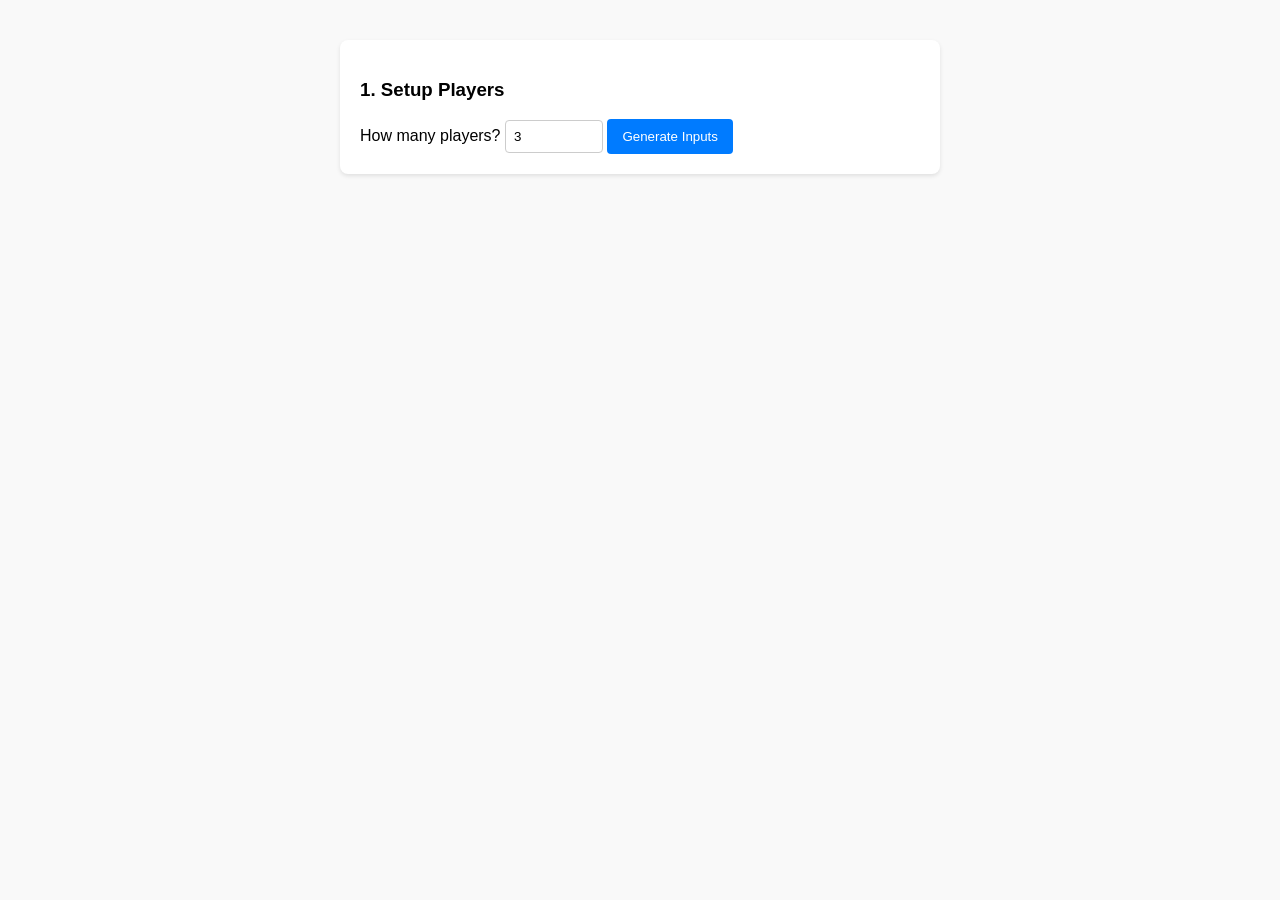
<file: index.html>
<!DOCTYPE html>
<html lang="en">
<head>
    <meta charset="UTF-8">
    <meta name="viewport" content="width=device-width, initial-scale=1.0">
    <title>Dynamic Leaderboard Generator</title>
    <style>
        body {
            font-family: Arial, sans-serif;
            max-width: 600px;
            margin: 20px auto;
            padding: 20px;
            background-color: #f9f9f9;
        }
        .card {
            background: white;
            padding: 20px;
            border-radius: 8px;
            box-shadow: 0 2px 4px rgba(0,0,0,0.1);
            margin-bottom: 20px;
        }
        .player-row {
            display: flex;
            gap: 10px;
            margin-bottom: 10px;
            align-items: center;
        }
        input[type="text"], input[type="number"] {
            padding: 8px;
            border: 1px solid #ccc;
            border-radius: 4px;
            flex: 1;
        }
        button {
            padding: 10px 15px;
            background-color: #007bff;
            color: white;
            border: none;
            border-radius: 4px;
            cursor: pointer;
        }
        button:hover {
            background-color: #0056b3;
        }
        table {
            width: 100%;
            border-collapse: collapse;
            margin-top: 15px;
        }
        th, td {
            padding: 10px;
            border: 1px solid #ddd;
            text-align: left;
        }
        th {
            background-color: #f2f2f2;
        }
    </style>
</head>
<body>

    <!-- Step 1: Define Number of Players -->
    <div class="card">
        <h3>1. Setup Players</h3>
        <label for="playerCount">How many players? </label>
        <input type="number" id="playerCount" min="1" value="3" style="width: 80px; flex: none;">
        <button onclick="generateFields()">Generate Inputs</button>
    </div>

    <!-- Step 2: Dynamic Input Fields -->
    <div class="card" id="inputSection" style="display: none;">
        <h3>2. Enter Names and Points</h3>
        <div id="playerFieldsContainer"></div>
        <button onclick="calculateLeaderboard()">Submit & Rank</button>
    </div>

    <!-- Step 3: Results Leaderboard -->
    <div class="card" id="resultsSection" style="display: none;">
        <h3>3. Leaderboard Standings</h3>
        <table id="leaderboardTable">
            <thead>
                <tr>
                    <th>Rank</th>
                    <th>Player Name</th>
                    <th>Points</th>
                </tr>
            </thead>
            <tbody></tbody>
        </table>
    </div>

    <script>
        function generateFields() {
            const count = parseInt(document.getElementById('playerCount').value);
            const container = document.getElementById('playerFieldsContainer');
            
            if (isNaN(count) || count < 1) {
                alert('Please enter a valid number of players.');
                return;
            }

            // Clear previous inputs and reset sections
            container.innerHTML = '';
            document.getElementById('resultsSection').style.display = 'none';

            // Generate rows dynamically
            for (let i = 1; i <= count; i++) {
                const row = document.createElement('div');
                row.className = 'player-row';
                row.innerHTML = `
                    <span>#${i}</span>
                    <input type="text" class="player-name" placeholder="Player ${i} Name" required>
                    <input type="number" class="player-points" placeholder="Points" value="0" required>
                `;
                container.appendChild(row);
            }

            // Show the inputs block
            document.getElementById('inputSection').style.display = 'block';
        }

        async function calculateLeaderboard() {
    const nameInputs = document.querySelectorAll('.player-name');
    const pointInputs = document.querySelectorAll('.player-points');
    const playersData = [];

    // Gather inputs into local payload array
    nameInputs.forEach((input, index) => {
        const name = input.value.trim() || `Player ${index + 1}`;
        const points = parseFloat(pointInputs[index].value) || 0;
        playersData.push({ name, points });
    });

    try {
        // Send data directly to your new PHP backend
        const response = await fetch('http://localhost:8080/vintageLeague/leaderboard.php', {
            method: 'POST',
            headers: {
                'Content-Type': 'application/json'
            },
            body: JSON.stringify(playersData)
        });

        if (!response.ok) {
            throw new Error(`Server returned status code ${response.status}`);
        }

        const result = await response.json();

        if (result.status === 'success') {
            // Populate the table using the backend-sorted data
            const tbody = document.querySelector('#leaderboardTable tbody');
            tbody.innerHTML = '';

            result.data.forEach((player, index) => {
                const row = document.createElement('tr');
                row.innerHTML = `
                    <td><strong>${index + 1}</strong></td>
                    <td>${player.name}</td>
                    <td>${player.points}</td>
                `;
                tbody.appendChild(row);
            });

            // Show results block
            document.getElementById('resultsSection').style.display = 'block';
        } else {
            alert('Error from server: ' + result.message);
        }

    } catch (error) {
        console.error('Submission failed:', error);
        alert('Failed to connect to the backend server.');
    }
}

    </script>
</body>
</html>
</file>
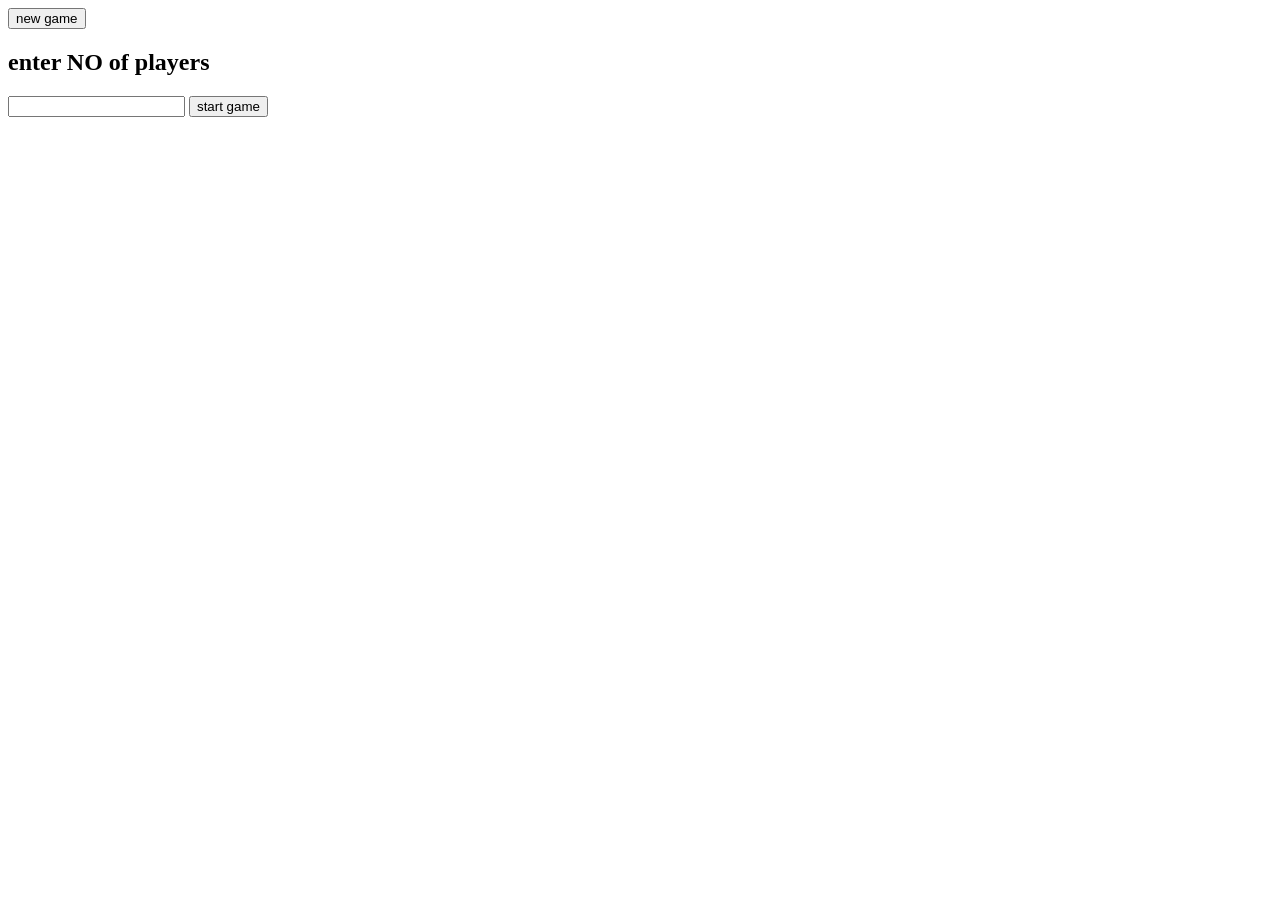
<file: admin.html>
<!DOCTYPE html>
<html lang="en">
<head>
    <meta charset="UTF-8">
    <meta name="viewport" content="width=device-width, initial-scale=1.0">
    <title>kihumba's cup admin</title>
</head>
<body>
    <!-- Add type="button" so it doesn't submit the form -->
    <button type="button">new game</button>

    <!-- Wrap the input and submit button in a form -->
    <form action="admin.php" method="POST">
        <h2>enter NO of players</h2>
        
        <!-- 'name' is what PHP uses to find this data. 'type="number"' ensures only numbers are entered -->
        <input type="number" name="num_players" min="2" required>
        
        <!-- 'type="submit"' triggers the form to send data to start_game.php -->
        <button type="submit">start game</button>
    </form>
</body>
</html>
</file>
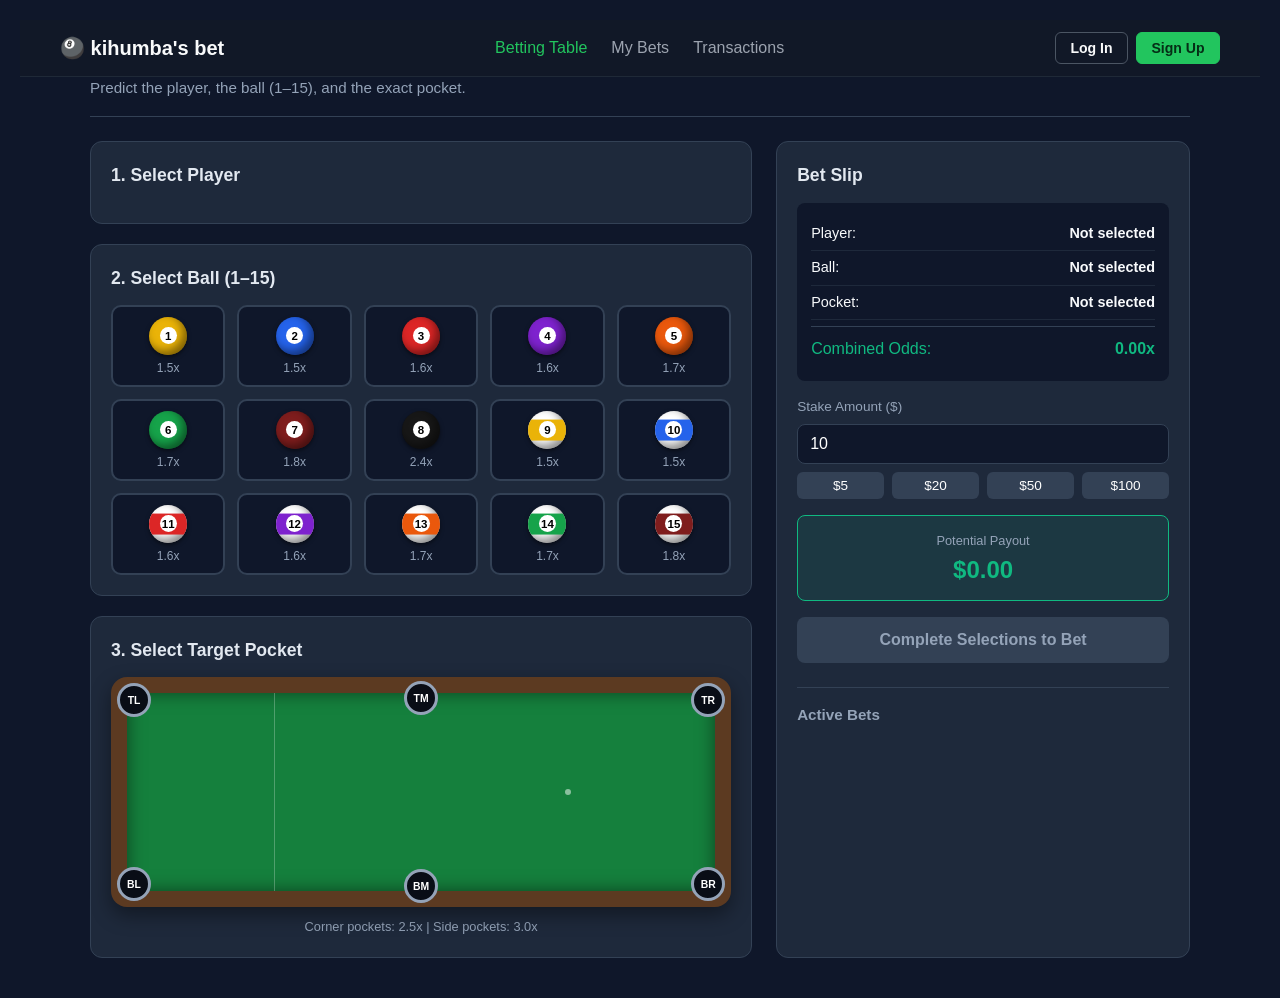
<file: bet.html>
<!DOCTYPE html>
<html lang="en">
<head>
  <meta charset="UTF-8" />
  <meta name="viewport" content="width=device-width, initial-scale=1.0" />
  <title>8-Ball Prop Betting</title>
  <link rel="stylesheet" href="style.css?v=2" />

</head>
<body>

<!-- Top Navigation Bar -->
  <nav class="navbar">
    <div class="nav-container">
      <a href="#" class="nav-brand">🎱 kihumba's bet</a>

      <!-- Desktop Menu Links -->
      <ul class="nav-links" id="nav-links">
        <li><a href="#" class="active">Betting Table</a></li>
        <li><a href="#bet-history">My Bets</a></li>
        <li><a href="#" id="nav-transactions">Transactions</a></li>
      </ul>

      <!-- Right Controls: Wallet & Auth/Profile -->
      <div class="nav-actions">
        <!-- Shown when LOGGED IN -->
        <div class="user-controls hidden" id="user-controls">
          <div class="wallet-pill">
            <span class="wallet-label">Balance:</span>
            <strong id="wallet-balance">$0.00</strong>
            <button type="button" class="deposit-btn" id="open-deposit-btn" title="Deposit Funds">+</button>
          </div>

          <div class="profile-dropdown">
            <button type="button" class="profile-btn" id="profile-menu-btn">
              <span class="avatar" id="user-avatar">U</span>
              <span class="username" id="nav-username">User</span>
              <span class="chevron">▾</span>
            </button>
            <div class="dropdown-menu hidden" id="profile-dropdown-menu">
              <a href="#" id="menu-profile">My Profile</a>
              <a href="#" id="menu-deposit">Deposit / Withdraw</a>
              <hr />
              <button type="button" id="logout-btn" class="logout-item">Log Out</button>
            </div>
          </div>
        </div>

        <!-- Shown when LOGGED OUT -->
        <div class="guest-controls" id="guest-controls">
          <button type="button" class="btn-outline" id="open-login-btn">Log In</button>
          <button type="button" class="btn-primary" id="open-signup-btn">Sign Up</button>
        </div>

        <!-- Mobile Hamburger Button -->
        <button type="button" class="hamburger" id="hamburger-btn" aria-label="Toggle Menu">
          <span></span>
          <span></span>
          <span></span>
        </button>
      </div>
    </div>

    <!-- Mobile Slide-Down Drawer -->
    <div class="mobile-menu hidden" id="mobile-menu">
      <a href="#" class="active">Betting Table</a>
      <a href="#bet-history">My Bets</a>
      <a href="#" class="mobile-transactions">Transactions</a>
      <hr />
      <div class="mobile-auth-section" id="mobile-guest-links">
        <button type="button" class="btn-outline full-width" id="mobile-login-btn">Log In</button>
        <button type="button" class="btn-primary full-width" id="mobile-signup-btn">Sign Up</button>
      </div>
      <div class="mobile-user-section hidden" id="mobile-user-links">
        <a href="#">My Profile</a>
        <a href="#">Deposit / Withdraw</a>
        <button type="button" class="logout-item full-width" id="mobile-logout-btn">Log Out</button>
      </div>
    </div>
  </nav>

  <div class="app-container">
    <header>
      <p>Predict the player, the ball (1–15), and the exact pocket.</p>
    </header>

    <main class="betting-grid">
      <!-- Left Column: Selections -->
      <section class="selection-panel">
        <!-- Step 1: Player Selection -->
    <div class="card">
      <h2>1. Select Player</h2>
      <div class="player-options" id="player-options">
        <!-- Buttons will be injected here dynamically -->
      </div>
    </div>

        <!-- Step 2: Ball Selection (1-15) -->
        <div class="card">
          <h2>2. Select Ball (1–15)</h2>
          <div class="ball-grid" id="ball-grid">
            <!-- Balls 1-15 generated via JS -->
          </div>
        </div>

        <!-- Step 3: Pocket Selection -->
        <div class="card">
          <h2>3. Select Target Pocket</h2>
          <div class="pool-table">
            <div class="table-felt">
              <div class="center-spot"></div>
              <div class="head-string"></div>
            </div>
            <!-- 6 Pockets -->
            <button type="button" class="pocket top-left" data-pocket="Top Left" data-odds="2.5">TL</button>
            <button type="button" class="pocket top-middle" data-pocket="Top Middle" data-odds="3.0">TM</button>
            <button type="button" class="pocket top-right" data-pocket="Top Right" data-odds="2.5">TR</button>
            <button type="button" class="pocket bottom-left" data-pocket="Bottom Left" data-odds="2.5">BL</button>
            <button type="button" class="pocket bottom-middle" data-pocket="Bottom Middle" data-odds="3.0">BM</button>
            <button type="button" class="pocket bottom-right" data-pocket="Bottom Right" data-odds="2.5">BR</button>
          </div>
          <p class="hint">Corner pockets: 2.5x | Side pockets: 3.0x</p>
        </div>
      </section>

      <!-- Right Column: Bet Slip -->
      <aside class="bet-slip card">
        <h2>Bet Slip</h2>
        <div class="slip-details">
          <div class="slip-row">
            <span>Player:</span>
            <strong id="summary-player">Not selected</strong>
          </div>
          <div class="slip-row">
            <span>Ball:</span>
            <strong id="summary-ball">Not selected</strong>
          </div>
          <div class="slip-row">
            <span>Pocket:</span>
            <strong id="summary-pocket">Not selected</strong>
          </div>
          <div class="slip-row highlight">
            <span>Combined Odds:</span>
            <strong id="summary-odds">0.00x</strong>
          </div>
        </div>

        <div class="stake-control">
          <label for="stake-input">Stake Amount ($)</label>
          <input type="number" id="stake-input" min="1" step="1" value="10" placeholder="Enter stake" />
          <div class="quick-stakes">
            <button type="button" class="quick-btn" data-amount="5">$5</button>
            <button type="button" class="quick-btn" data-amount="20">$20</button>
            <button type="button" class="quick-btn" data-amount="50">$50</button>
            <button type="button" class="quick-btn" data-amount="100">$100</button>
          </div>
        </div>

        <div class="payout-box">
          <span>Potential Payout</span>
          <div class="payout-amount" id="potential-payout">$0.00</div>
        </div>

        <button type="button" id="place-bet-btn" class="submit-btn" disabled>
          Complete Selections to Bet
        </button>

        <div id="bet-history" class="bet-history">
          <h3>Active Bets</h3>
          <ul id="history-list"></ul>
        </div>
      </aside>
    </main>
  </div>

  <!-- Auth Modal (Login & Sign Up) -->
  <div class="modal-overlay hidden" id="auth-modal">
    <div class="modal-card">
      <button type="button" class="modal-close" id="close-auth-modal">&times;</button>
      
      <div class="auth-tabs">
        <button type="button" class="auth-tab active" data-tab="login">Log In</button>
        <button type="button" class="auth-tab" data-tab="signup">Create Account</button>
      </div>

      <!-- Login Form -->
      <form id="login-form" class="auth-form">
        <div class="form-group">
          <label for="login-email">Email or Username</label>
          <input type="text" id="login-email" required placeholder="Enter email or username" />
        </div>
        <div class="form-group">
          <label for="login-password">Password</label>
          <input type="password" id="login-password" required placeholder="••••••••" />
        </div>
        <p class="form-error hidden" id="login-error"></p>
        <button type="submit" class="submit-btn">Log In</button>
      </form>

      <!-- Sign Up Form -->
      <form id="signup-form" class="auth-form hidden">
        <div class="form-group">
          <label for="signup-username">Username</label>
          <input type="text" id="signup-username" required placeholder="Choose a username" />
        </div>
        <div class="form-group">
  <label for="signup-phone">Phone Number</label>
  <input type="tel" id="signup-phone" required placeholder="e.g. 0712345678" />
</div>

        <div class="form-group">
          <label for="signup-email">Email</label>
          <input type="email" id="signup-email" required placeholder="you@example.com" />
        </div>
        <div class="form-group">
          <label for="signup-password">Password</label>
          <input type="password" id="signup-password" required minlength="6" placeholder="Min. 6 characters" />
        </div>
        <p class="form-error hidden" id="signup-error"></p>
        <button type="submit" class="submit-btn">Create Account</button>
      </form>
    </div>
  </div>


  <script src="script.js"></script>
</body>
</html>
</file>
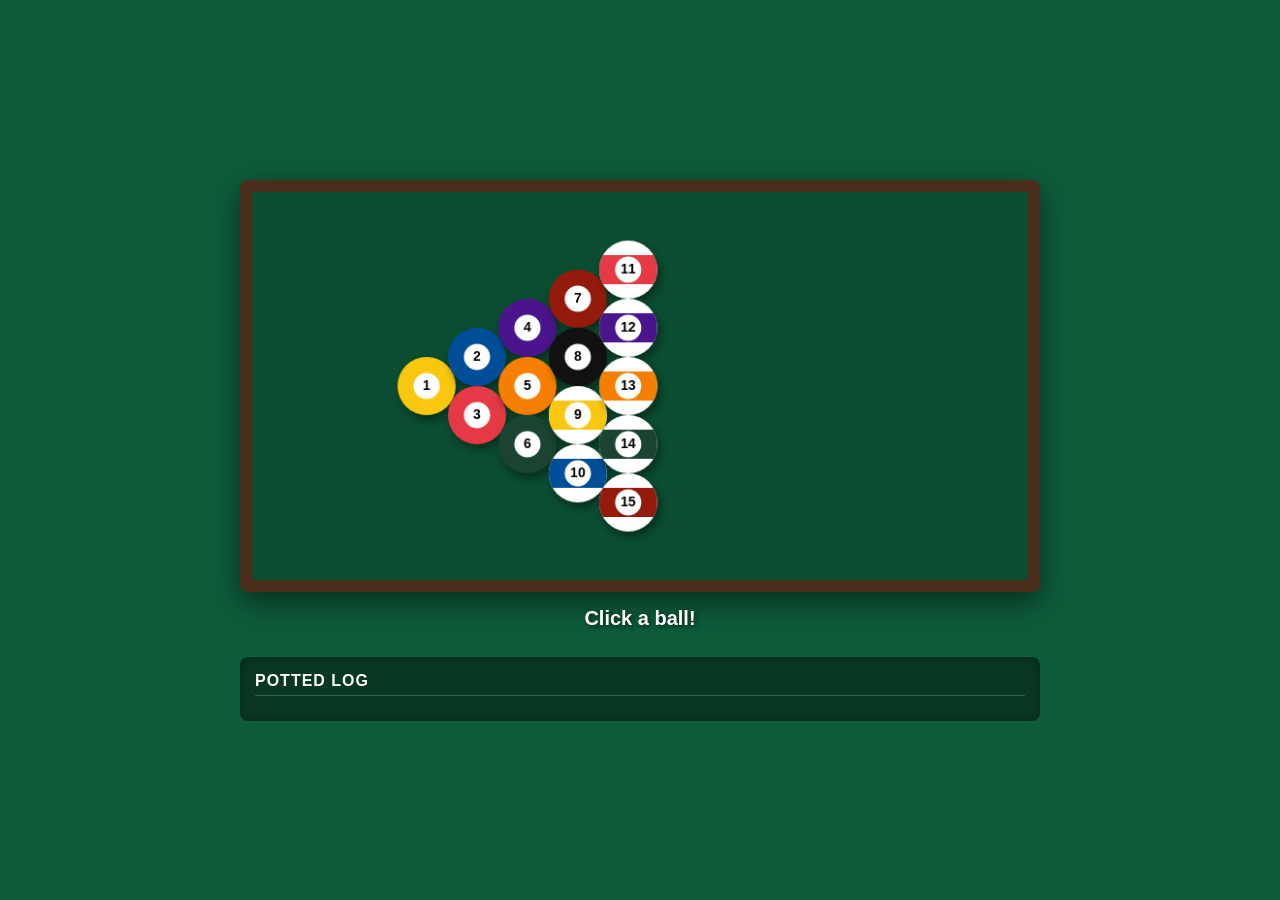
<file: game.html>
<!DOCTYPE html>
<html lang="en">
<head>
    <meta charset="UTF-8">
    <meta name="viewport" content="width=device-width, initial-scale=1.0">
    <title>Clickable Pool Balls</title>
    <style>
        * {
            box-sizing: border-box;
        }
        body {
            background-color: #0d5c3a;
            font-family: Arial, sans-serif;
            display: flex;
            flex-direction: column;
            align-items: center;
            justify-content: center;
            min-height: 100vh;
            margin: 0;
            padding: 10px;
            color: white;
            overflow-x: hidden;
        }
        
        .table-container {
            width: 100%;
            max-width: 800px;
            display: flex;
            justify-content: center;
        }

        canvas {
            background-color: #0a4d30;
            box-shadow: 0 10px 30px rgba(0,0,0,0.5);
            border: 12px solid #4a2e1b;
            border-radius: 8px;
            cursor: pointer;
            width: 100%;
            height: auto;
            max-width: 800px;
            touch-action: manipulation;
        }

        #output {
            margin-top: 15px;
            font-size: 20px;
            font-weight: bold;
            min-height: 30px;
            text-shadow: 2px 2px 4px rgba(0,0,0,0.5);
            text-align: center;
        }

        /* History Log Panel */
        .history-container {
            margin-top: 20px;
            width: 100%;
            max-width: 800px;
            background: rgba(0, 0, 0, 0.4);
            border-radius: 8px;
            padding: 15px;
            box-shadow: inset 0 0 10px rgba(0, 0, 0, 0.3);
        }

        .history-container h3 {
            margin: 0 0 10px 0;
            font-size: 16px;
            text-transform: uppercase;
            letter-spacing: 1px;
            border-bottom: 1px solid rgba(255, 255, 255, 0.2);
            padding-bottom: 5px;
        }

        .history-list {
            list-style: none;
            padding: 0;
            margin: 0;
            max-height: 150px;
            overflow-y: auto;
        }

        .history-list li {
            padding: 6px 10px;
            background: rgba(255, 255, 255, 0.1);
            margin-bottom: 4px;
            border-radius: 4px;
            font-size: 14px;
            display: flex;
            justify-content: space-between;
        }

        /* Modal Overlay Styles */
        .modal {
            display: none;
            position: fixed;
            top: 0;
            left: 0;
            width: 100%;
            height: 100%;
            background: rgba(0, 0, 0, 0.8);
            justify-content: center;
            align-items: center;
            z-index: 1000;
            padding: 15px;
        }

        .modal-content {
            background: #111;
            padding: 20px;
            border-radius: 12px;
            text-align: center;
            width: 100%;
            max-width: 450px;
            box-shadow: 0 0 20px rgba(0,0,0,0.8);
        }

        .modal h2 {
            margin-top: 0;
            font-size: 20px;
        }

        /* Interactive Table Frame inside Modal */
        .pocket-table {
            position: relative;
            width: 100%;
            padding-top: 50%; /* 2:1 ratio for pool table */
            background-color: #0a4d30;
            border: 12px solid #4a2e1b;
            border-radius: 6px;
            margin: 15px 0;
            box-shadow: inset 0 0 10px rgba(0,0,0,0.5);
        }

        /* Interactive Pocket Buttons */
        .pocket {
            position: absolute;
            width: 36px;
            height: 36px;
            background-color: #000;
            border: 2px solid #666;
            border-radius: 50%;
            color: #fff;
            font-size: 11px;
            font-weight: bold;
            display: flex;
            align-items: center;
            justify-content: center;
            cursor: pointer;
            transform: translate(-50%, -50%);
            transition: transform 0.1s, background-color 0.2s;
        }

        .pocket:active {
            transform: translate(-50%, -50%) scale(1.15);
            background-color: #f9c80e;
            color: #000;
        }

        /* Target Positions for 6 Pockets */
        .pocket.tl { top: 0%; left: 0%; }
        .pocket.tc { top: 0%; left: 50%; }
        .pocket.tr { top: 0%; left: 100%; }
        .pocket.bl { top: 100%; left: 0%; }
        .pocket.bc { top: 100%; left: 50%; }
        .pocket.br { top: 100%; left: 100%; }

        .btn-cancel {
            background: #d32f2f;
            color: white;
            border: none;
            padding: 8px 16px;
            border-radius: 4px;
            font-size: 14px;
            cursor: pointer;
            font-weight: bold;
        }
    </style>
</head>
<body>

    <div class="table-container">
        <canvas id="poolCanvas" width="800" height="400"></canvas>
    </div>
    <div id="output">Click a ball!</div>

    <div class="history-container">
        <h3>Potted Log</h3>
        <ol id="historyList" class="history-list"></ol>
    </div>

    <div id="pocketModal" class="modal">
        <div class="modal-content">
            <h2 id="modalTitle">Select Pocket</h2>
            <p>Where was this ball potted?</p>
            
            <div class="pocket-table">
                <button class="pocket tl" onclick="selectPocket('Top Left')">TL</button>
                <button class="pocket tc" onclick="selectPocket('Top Center')">TC</button>
                <button class="pocket tr" onclick="selectPocket('Top Right')">TR</button>
                <button class="pocket bl" onclick="selectPocket('Bottom Left')">BL</button>
                <button class="pocket bc" onclick="selectPocket('Bottom Center')">BC</button>
                <button class="pocket br" onclick="selectPocket('Bottom Right')">BR</button>
            </div>

            <button class="btn-cancel" onclick="closeModal()">Cancel</button>
        </div>
    </div>

    <script>
        const canvas = document.getElementById('poolCanvas');
        const ctx = canvas.getContext('2d');
        const output = document.getElementById('output');
        const modal = document.getElementById('pocketModal');
        const modalTitle = document.getElementById('modalTitle');
        const historyList = document.getElementById('historyList');

        const BALL_RADIUS = 30;
        let selectedBall = null;
        
        // Array to store the chronological history record
        const potHistory = [];

        const ballColors = [
            "#f9c80e", "#004e98", "#e63946", "#4a148c", 
            "#f77f00", "#1b4332", "#941b0c", "#111111", 
            "#f9c80e", "#004e98", "#e63946", "#4a148c", 
            "#f77f00", "#1b4332", "#941b0c"
        ];

        let balls = [];
        const startX = 180;
        const startY = 200;
        let ballIndex = 0;

        for (let col = 0; col < 5; col++) {
            for (let row = 0; row <= col; row++) {
                if (ballIndex >= 15) break;

                const x = startX + col * (BALL_RADIUS * 1.732); 
                const y = startY + (row - col / 2) * (BALL_RADIUS * 2);

                balls.push({
                    number: ballIndex + 1,
                    x: x,
                    y: y,
                    color: ballColors[ballIndex],
                    isStripe: ballIndex >= 8
                });
                ballIndex++;
            }
        }

        function drawTable() {
            ctx.clearRect(0, 0, canvas.width, canvas.height);

            balls.forEach(ball => {
                ctx.save();
                ctx.shadowColor = 'rgba(0, 0, 0, 0.4)';
                ctx.shadowBlur = 8;
                ctx.shadowOffsetX = 3;
                ctx.shadowOffsetY = 5;

                ctx.beginPath();
                ctx.arc(ball.x, ball.y, BALL_RADIUS, 0, Math.PI * 2);
                ctx.fillStyle = ball.isStripe ? "#ffffff" : ball.color;
                ctx.fill();
                ctx.closePath();
                ctx.restore();

                if (ball.isStripe) {
                    ctx.save();
                    ctx.beginPath();
                    ctx.arc(ball.x, ball.y, BALL_RADIUS, 0, Math.PI * 2);
                    ctx.clip();

                    ctx.fillStyle = ball.color;
                    ctx.fillRect(ball.x - BALL_RADIUS, ball.y - BALL_RADIUS/2, BALL_RADIUS * 2, BALL_RADIUS);
                    ctx.closePath();
                    ctx.restore();
                }

                ctx.beginPath();
                ctx.arc(ball.x, ball.y, BALL_RADIUS * 0.45, 0, Math.PI * 2);
                ctx.fillStyle = "#ffffff";
                ctx.fill();
                ctx.closePath();

                ctx.fillStyle = "#000000";
                ctx.font = "bold 14px Arial";
                ctx.textAlign = "center";
                ctx.textBaseline = "middle";
                ctx.fillText(ball.number, ball.x, ball.y);
            });
        }

        canvas.addEventListener('click', function(event) {
            const rect = canvas.getBoundingClientRect();
            
            const scaleX = canvas.width / rect.width;
            const scaleY = canvas.height / rect.height;

            const mouseX = (event.clientX - rect.left) * scaleX;
            const mouseY = (event.clientY - rect.top) * scaleY;

            let clickedBall = null;

            balls.forEach(ball => {
                const distance = Math.sqrt((mouseX - ball.x) ** 2 + (mouseY - ball.y) ** 2);
                if (distance <= BALL_RADIUS) {
                    clickedBall = ball;
                }
            });

            if (clickedBall) {
                selectedBall = clickedBall;
                modalTitle.innerText = `Ball #${selectedBall.number} Selected`;
                modal.style.display = 'flex';
            }
        });

        function selectPocket(pocketName) {
            if (selectedBall) {
                const type = selectedBall.number === 8 ? "Solid" : (selectedBall.isStripe ? "Stripe" : "Solid");
                
                // Record the potted event into the tracking array
                const record = {
                    order: potHistory.length + 1,
                    ballNumber: selectedBall.number,
                    type: type,
                    pocket: pocketName
                };
                potHistory.push(record);

                // Update UI status text
                output.innerText = `Ball #${selectedBall.number} (${type}) potted into ${pocketName}!`;

                // Remove the ball from active rendering list
                balls = balls.filter(ball => ball.number !== selectedBall.number);

                // Re-render canvas and update history UI list
                drawTable();
                updateHistoryUI();
            }
            closeModal();
        }

        function updateHistoryUI() {
            historyList.innerHTML = "";
            potHistory.forEach(item => {
                const li = document.createElement("li");
                li.innerHTML = `<span><strong>#${item.order}</strong> — Ball ${item.ballNumber} (${item.type})</span> <span>${item.pocket}</span>`;
                historyList.appendChild(li);
            });
            // Auto-scroll to bottom of list
            historyList.scrollTop = historyList.scrollHeight;
        }

        function closeModal() {
            modal.style.display = 'none';
            selectedBall = null;
        }

        drawTable();
    </script>
</body>
</html>
</file>
<file: style.css>
:root {
  --bg-dark: #0f172a;
  --card-bg: #1e293b;
  --border: #334155;
  --text-main: #f8fafc;
  --text-muted: #94a3b8;
  --accent: #10b981;
  --accent-hover: #059669;
  --table-wood: #5c3a21;
  --table-felt: #15803d;
}

* {
  box-sizing: border-box;
  margin: 0;
  padding: 0;
  font-family: -apple-system, BlinkMacSystemFont, "Segoe UI", Roboto, sans-serif;
}

body {
  background-color: var(--bg-dark);
  color: var(--text-main);
  padding: 20px;
  line-height: 1.5;
}

.app-container {
  max-width: 1100px;
  margin: 0 auto;
}

header {
  margin-bottom: 24px;
  border-bottom: 1px solid var(--border);
  padding-bottom: 16px;
}

header h1 {
  font-size: 1.8rem;
}

header p {
  color: var(--text-muted);
  font-size: 0.95rem;
}

.betting-grid {
  display: grid;
  grid-template-columns: 1.6fr 1fr;
  gap: 24px;
}

@media (max-width: 820px) {
  .betting-grid {
    grid-template-columns: 1fr;
  }
}

.card {
  background: var(--card-bg);
  border: 1px solid var(--border);
  border-radius: 12px;
  padding: 20px;
  margin-bottom: 20px;
}

h2 {
  font-size: 1.1rem;
  margin-bottom: 14px;
  color: #e2e8f0;
}

/* Player Buttons */
.player-options {
  display: grid;
  grid-template-columns: 1fr 1fr;
  gap: 12px;
}

.player-btn {
  background: #0f172a;
  border: 2px solid var(--border);
  color: var(--text-main);
  padding: 14px;
  border-radius: 8px;
  cursor: pointer;
  display: flex;
  justify-content: space-between;
  align-items: center;
  transition: all 0.2s;
}

.player-btn:hover {
  border-color: var(--accent);
}

.player-btn.selected {
  border-color: var(--accent);
  background: rgba(16, 185, 129, 0.15);
}

.odds-badge {
  background: #334155;
  padding: 4px 8px;
  border-radius: 6px;
  font-weight: bold;
  font-size: 0.85rem;
  color: var(--accent);
}

/* Pool Balls Grid */
.ball-grid {
  display: grid;
  grid-template-columns: repeat(5, 1fr);
  gap: 12px;
}

.ball-btn {
  background: #0f172a;
  border: 2px solid var(--border);
  border-radius: 10px;
  padding: 10px 6px;
  cursor: pointer;
  display: flex;
  flex-direction: column;
  align-items: center;
  gap: 6px;
  color: var(--text-main);
  transition: transform 0.15s, border-color 0.2s;
}

.ball-btn:hover {
  transform: translateY(-2px);
  border-color: #64748b;
}

.ball-btn.selected {
  border-color: var(--accent);
  background: rgba(16, 185, 129, 0.15);
}

.ball-graphic {
  width: 38px;
  height: 38px;
  border-radius: 50%;
  display: flex;
  align-items: center;
  justify-content: center;
  position: relative;
  box-shadow: inset -4px -4px 8px rgba(0, 0, 0, 0.45), 0 2px 4px rgba(0, 0, 0, 0.5);
  overflow: hidden;
}

/* Stripe styling for balls 9-15 */
.ball-graphic.striped {
  background: #ffffff !important;
}

.ball-graphic.striped::before {
  content: "";
  position: absolute;
  width: 100%;
  height: 55%;
  background: var(--stripe-color);
  top: 50%;
  transform: translateY(-50%);
}

.ball-number {
  width: 17px;
  height: 17px;
  background: #fff;
  color: #000;
  border-radius: 50%;
  font-size: 0.72rem;
  font-weight: 800;
  display: flex;
  align-items: center;
  justify-content: center;
  z-index: 1;
}

.ball-odds {
  font-size: 0.75rem;
  color: var(--text-muted);
}

/* Pool Table Graphic */
.pool-table {
  position: relative;
  width: 100%;
  height: 230px;
  background: var(--table-wood);
  border-radius: 16px;
  padding: 16px;
  box-shadow: 0 8px 20px rgba(0, 0, 0, 0.4);
}

.table-felt {
  width: 100%;
  height: 100%;
  background: var(--table-felt);
  border-radius: 8px;
  position: relative;
  box-shadow: inset 0 0 18px rgba(0, 0, 0, 0.5);
}

.head-string {
  position: absolute;
  left: 25%;
  top: 0;
  bottom: 0;
  width: 1px;
  background: rgba(255, 255, 255, 0.25);
}

.center-spot {
  position: absolute;
  left: 75%;
  top: 50%;
  width: 6px;
  height: 6px;
  background: rgba(255, 255, 255, 0.5);
  border-radius: 50%;
  transform: translate(-50%, -50%);
}

.pocket {
  position: absolute;
  width: 34px;
  height: 34px;
  border-radius: 50%;
  background: #090d16;
  border: 3px solid #94a3b8;
  color: #fff;
  font-size: 0.65rem;
  font-weight: bold;
  cursor: pointer;
  transition: all 0.2s;
  z-index: 2;
}

.pocket:hover {
  transform: scale(1.15);
  border-color: var(--accent);
}

.pocket.selected {
  background: var(--accent);
  color: #000;
  border-color: #fff;
  box-shadow: 0 0 14px var(--accent);
}

.top-left { top: 6px; left: 6px; }
.top-middle { top: 4px; left: 50%; transform: translateX(-50%); }
.top-middle:hover { transform: translateX(-50%) scale(1.15); }
.top-right { top: 6px; right: 6px; }
.bottom-left { bottom: 6px; left: 6px; }
.bottom-middle { bottom: 4px; left: 50%; transform: translateX(-50%); }
.bottom-middle:hover { transform: translateX(-50%) scale(1.15); }
.bottom-right { bottom: 6px; right: 6px; }

.hint {
  font-size: 0.8rem;
  color: var(--text-muted);
  margin-top: 10px;
  text-align: center;
}

/* Bet Slip */
.slip-details {
  background: #0f172a;
  border-radius: 8px;
  padding: 14px;
  margin-bottom: 16px;
}

.slip-row {
  display: flex;
  justify-content: space-between;
  padding: 6px 0;
  border-bottom: 1px solid #1e293b;
  font-size: 0.9rem;
}

.slip-row:last-child {
  border-bottom: none;
}

.slip-row.highlight {
  margin-top: 6px;
  padding-top: 10px;
  border-top: 1px solid var(--border);
  color: var(--accent);
  font-size: 1rem;
}

.stake-control label {
  display: block;
  font-size: 0.85rem;
  color: var(--text-muted);
  margin-bottom: 6px;
}

.stake-control input {
  width: 100%;
  padding: 10px 12px;
  border-radius: 8px;
  border: 1px solid var(--border);
  background: #0f172a;
  color: #fff;
  font-size: 1rem;
  margin-bottom: 8px;
}

.quick-stakes {
  display: grid;
  grid-template-columns: repeat(4, 1fr);
  gap: 8px;
  margin-bottom: 16px;
}

.quick-btn {
  background: #334155;
  border: none;
  color: #fff;
  padding: 6px;
  border-radius: 6px;
  cursor: pointer;
  font-size: 0.85rem;
}

.quick-btn:hover {
  background: #475569;
}

.payout-box {
  background: rgba(16, 185, 129, 0.1);
  border: 1px solid var(--accent);
  border-radius: 8px;
  padding: 12px;
  text-align: center;
  margin-bottom: 16px;
}

.payout-box span {
  font-size: 0.8rem;
  color: var(--text-muted);
}

.payout-amount {
  font-size: 1.5rem;
  font-weight: 800;
  color: var(--accent);
}

.submit-btn {
  width: 100%;
  padding: 14px;
  border: none;
  border-radius: 8px;
  background: var(--accent);
  color: #052e16;
  font-weight: 800;
  font-size: 1rem;
  cursor: pointer;
  transition: background 0.2s;
}

.submit-btn:disabled {
  background: #334155;
  color: #94a3b8;
  cursor: not-allowed;
}

.submit-btn:not(:disabled):hover {
  background: var(--accent-hover);
  color: #fff;
}

.bet-history {
  margin-top: 24px;
  border-top: 1px solid var(--border);
  padding-top: 16px;
}

.bet-history h3 {
  font-size: 0.95rem;
  margin-bottom: 10px;
  color: var(--text-muted);
}

#history-list {
  list-style: none;
  display: flex;
  flex-direction: column;
  gap: 8px;
  max-height: 200px;
  overflow-y: auto;
}

.history-item {
  background: #0f172a;
  padding: 10px;
  border-radius: 6px;
  font-size: 0.82rem;
  border-left: 3px solid var(--accent);
}

/* Utility */
.hidden {
  display: none !important;
}

/* Top Navbar */
.navbar {
  background: #111827;
  border-bottom: 1px solid #1f2937;
  position: sticky;
  top: 0;
  z-index: 100;
}

.nav-container {
  max-width: 1200px;
  margin: 0 auto;
  padding: 0.75rem 1.25rem;
  display: flex;
  align-items: center;
  justify-content: space-between;
  gap: 1rem;
}

.nav-brand {
  font-size: 1.25rem;
  font-weight: 700;
  color: #f9fafb;
  text-decoration: none;
  white-space: nowrap;
}

.nav-links {
  display: flex;
  list-style: none;
  gap: 1.5rem;
  margin: 0;
  padding: 0;
}

.nav-links a {
  color: #9ca3af;
  text-decoration: none;
  font-weight: 500;
  transition: color 0.2s;
}

.nav-links a:hover,
.nav-links a.active {
  color: #22c55e;
}

.nav-actions {
  display: flex;
  align-items: center;
  gap: 0.75rem;
}

/* Wallet Pill */
.user-controls {
  display: flex;
  align-items: center;
  gap: 0.75rem;
}

.wallet-pill {
  display: flex;
  align-items: center;
  gap: 0.45rem;
  background: #1f2937;
  border: 1px solid #374151;
  padding: 0.35rem 0.65rem;
  border-radius: 999px;
  font-size: 0.9rem;
  color: #f9fafb;
}

.wallet-label {
  color: #9ca3af;
  font-size: 0.8rem;
}

.deposit-btn {
  background: #22c55e;
  color: #052e16;
  border: none;
  width: 22px;
  height: 22px;
  border-radius: 50%;
  font-weight: 700;
  cursor: pointer;
  display: grid;
  place-items: center;
}

/* Profile Dropdown */
.profile-dropdown {
  position: relative;
}

.profile-btn {
  display: flex;
  align-items: center;
  gap: 0.5rem;
  background: #1f2937;
  border: 1px solid #374151;
  color: #f9fafb;
  padding: 0.35rem 0.7rem;
  border-radius: 8px;
  cursor: pointer;
}

.avatar {
  width: 24px;
  height: 24px;
  border-radius: 50%;
  background: #2563eb;
  color: #fff;
  font-size: 0.8rem;
  font-weight: 700;
  display: grid;
  place-items: center;
}

.dropdown-menu {
  position: absolute;
  right: 0;
  top: calc(100% + 0.5rem);
  background: #1f2937;
  border: 1px solid #374151;
  border-radius: 8px;
  min-width: 170px;
  padding: 0.4rem 0;
  box-shadow: 0 10px 25px rgba(0, 0, 0, 0.4);
  z-index: 120;
}

.dropdown-menu a,
.dropdown-menu button {
  display: block;
  width: 100%;
  text-align: left;
  background: none;
  border: none;
  color: #e5e7eb;
  padding: 0.55rem 1rem;
  font-size: 0.9rem;
  text-decoration: none;
  cursor: pointer;
}

.dropdown-menu a:hover,
.dropdown-menu button:hover {
  background: #374151;
}

.dropdown-menu hr {
  border: none;
  border-top: 1px solid #374151;
  margin: 0.35rem 0;
}

.logout-item {
  color: #f87171 !important;
}

/* Guest Auth Buttons */
.guest-controls {
  display: flex;
  gap: 0.5rem;
}

.btn-outline,
.btn-primary {
  padding: 0.45rem 0.9rem;
  border-radius: 6px;
  font-weight: 600;
  font-size: 0.88rem;
  cursor: pointer;
}

.btn-outline {
  background: transparent;
  border: 1px solid #4b5563;
  color: #f9fafb;
}

.btn-primary {
  background: #22c55e;
  border: 1px solid #22c55e;
  color: #052e16;
}

/* Hamburger Button */
.hamburger {
  display: none;
  flex-direction: column;
  justify-content: space-between;
  width: 26px;
  height: 19px;
  background: transparent;
  border: none;
  cursor: pointer;
  padding: 0;
}

.hamburger span {
  display: block;
  height: 2.5px;
  width: 100%;
  background: #f9fafb;
  border-radius: 2px;
  transition: transform 0.25s, opacity 0.25s;
}

/* Mobile Drawer */
.mobile-menu {
  background: #111827;
  border-top: 1px solid #1f2937;
  padding: 1rem 1.25rem;
  display: flex;
  flex-direction: column;
  gap: 0.75rem;
}

.mobile-menu a {
  color: #e5e7eb;
  text-decoration: none;
  padding: 0.4rem 0;
  font-weight: 500;
}

.mobile-menu hr {
  border: none;
  border-top: 1px solid #1f2937;
  width: 100%;
}

.full-width {
  width: 100%;
  margin-bottom: 0.5rem;
}

/* Auth Modal */
.modal-overlay {
  position: fixed;
  inset: 0;
  background: rgba(0, 0, 0, 0.72);
  display: grid;
  place-items: center;
  padding: 1rem;
  z-index: 200;
}

.modal-card {
  background: #1f2937;
  border: 1px solid #374151;
  border-radius: 12px;
  width: 100%;
  max-width: 400px;
  padding: 1.5rem;
  position: relative;
  color: #f9fafb;
}

.modal-close {
  position: absolute;
  top: 0.75rem;
  right: 1rem;
  background: none;
  border: none;
  color: #9ca3af;
  font-size: 1.5rem;
  cursor: pointer;
}

.auth-tabs {
  display: flex;
  gap: 0.5rem;
  margin-bottom: 1.25rem;
  border-bottom: 1px solid #374151;
}

.auth-tab {
  flex: 1;
  background: none;
  border: none;
  border-bottom: 2px solid transparent;
  color: #9ca3af;
  padding: 0.6rem;
  font-weight: 600;
  cursor: pointer;
}

.auth-tab.active {
  color: #22c55e;
  border-bottom-color: #22c55e;
}

.form-group {
  margin-bottom: 1rem;
}

.form-group label {
  display: block;
  font-size: 0.85rem;
  color: #d1d5db;
  margin-bottom: 0.35rem;
}

.form-group input {
  width: 100%;
  padding: 0.6rem 0.75rem;
  border-radius: 6px;
  border: 1px solid #4b5563;
  background: #111827;
  color: #f9fafb;
  box-sizing: border-box;
}

.form-error {
  color: #f87171;
  font-size: 0.85rem;
  margin-bottom: 0.75rem;
}

/* Mobile Breakpoint */
@media (max-width: 768px) {
  .nav-links,
  .guest-controls,
  .profile-dropdown,
  .wallet-label {
    display: none;
  }

  .hamburger {
    display: flex;
  }
}
</file>
